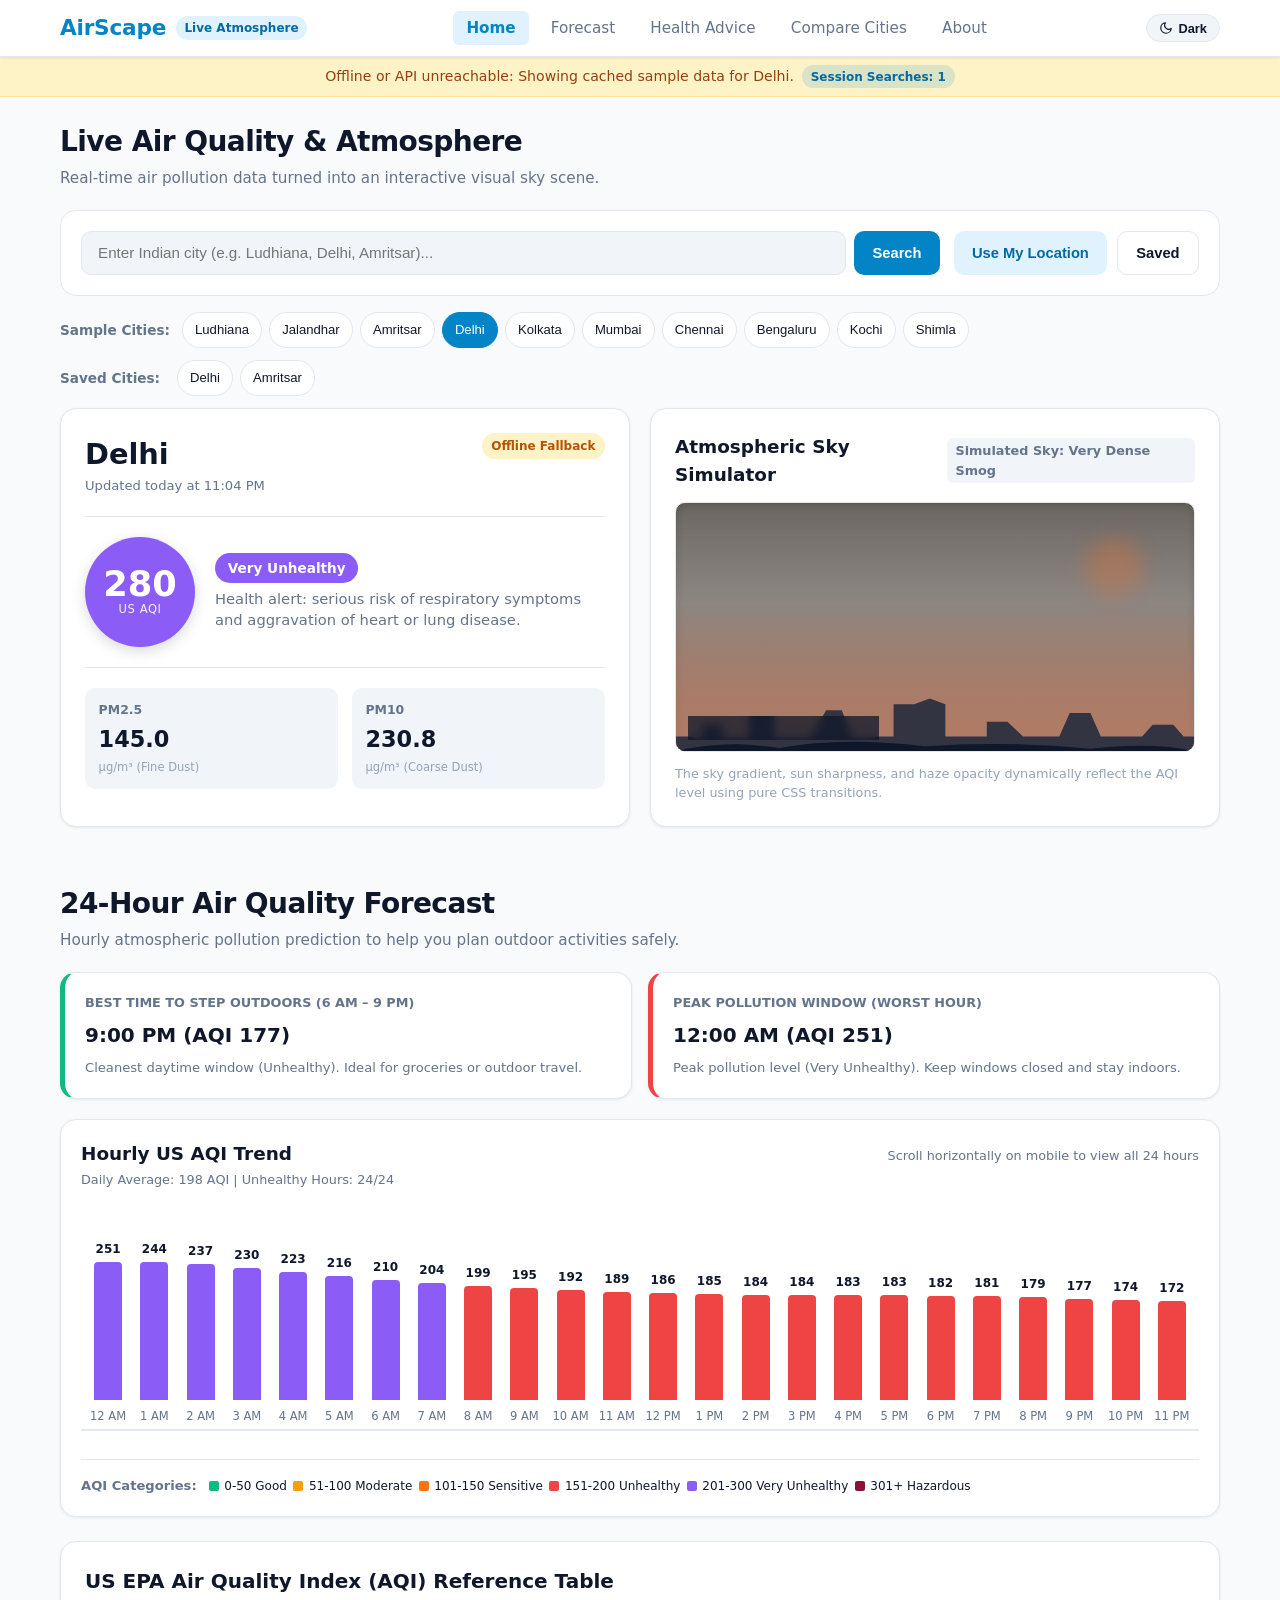
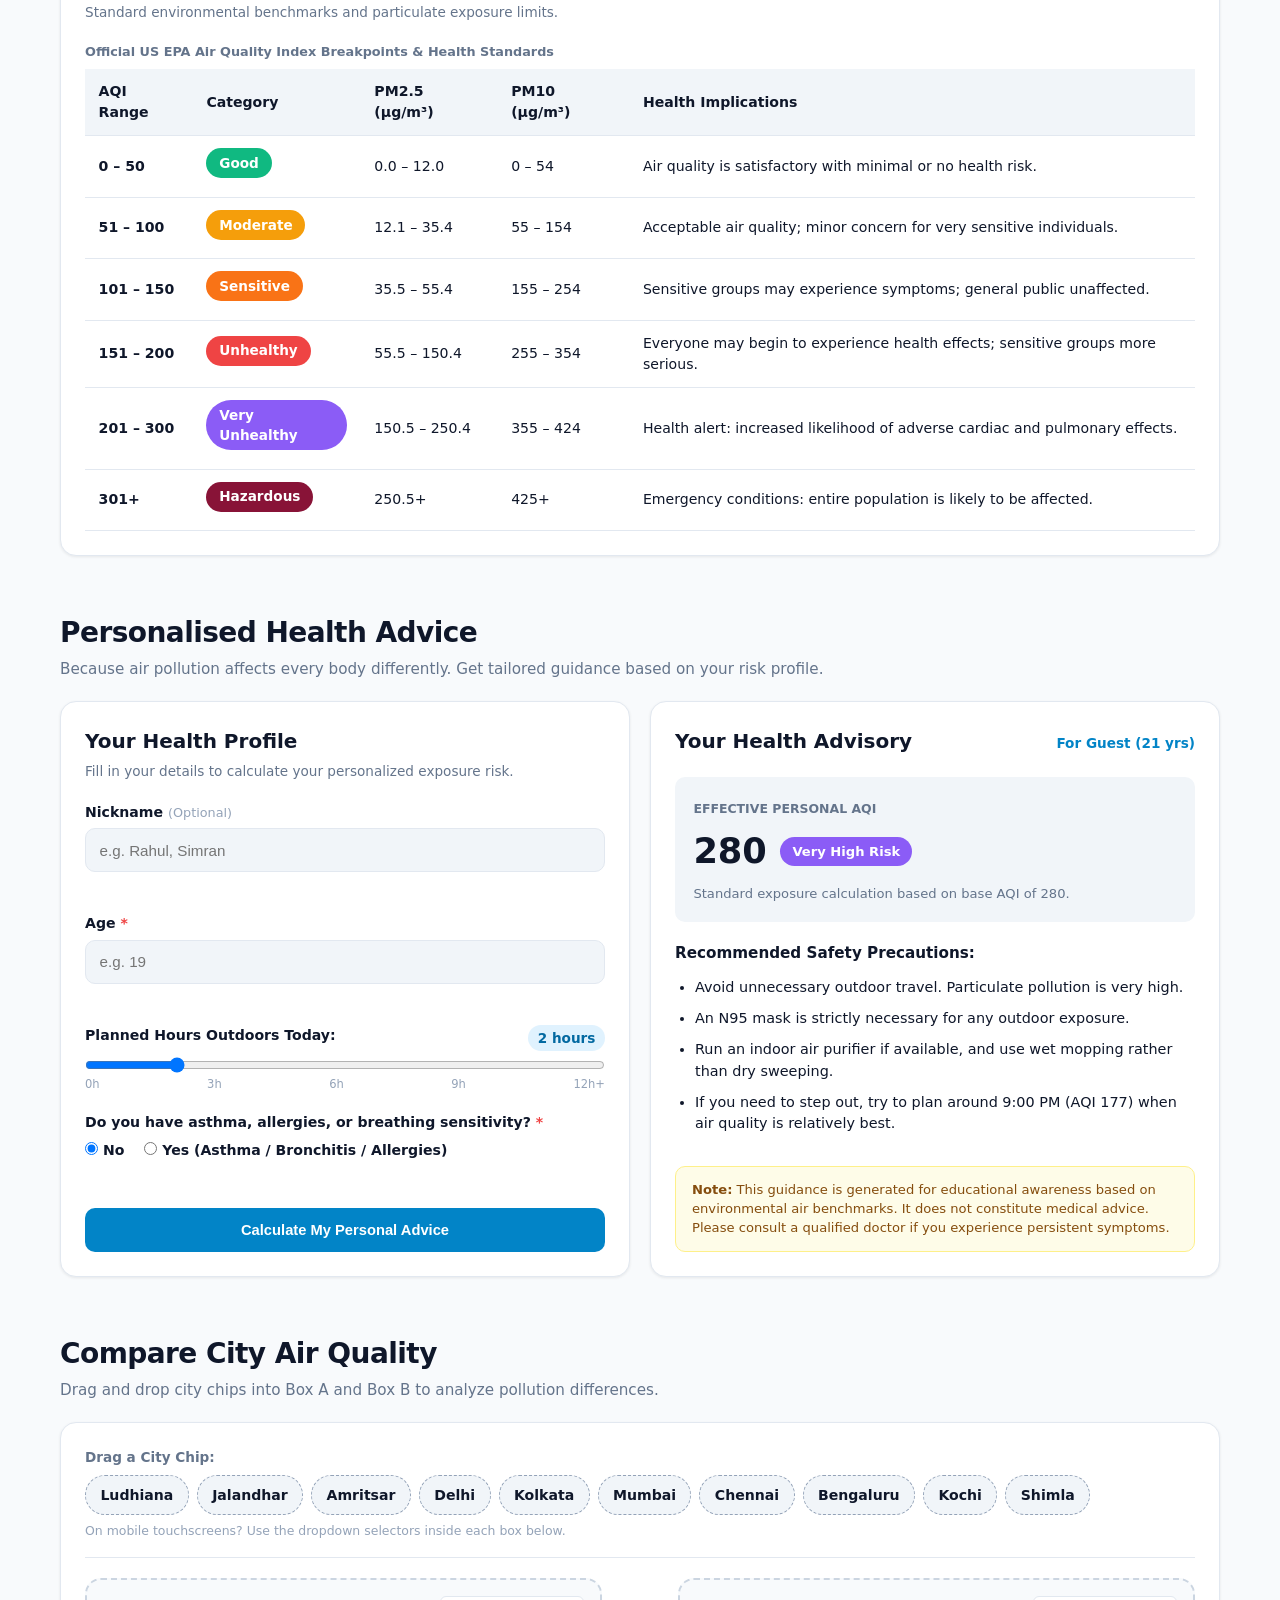
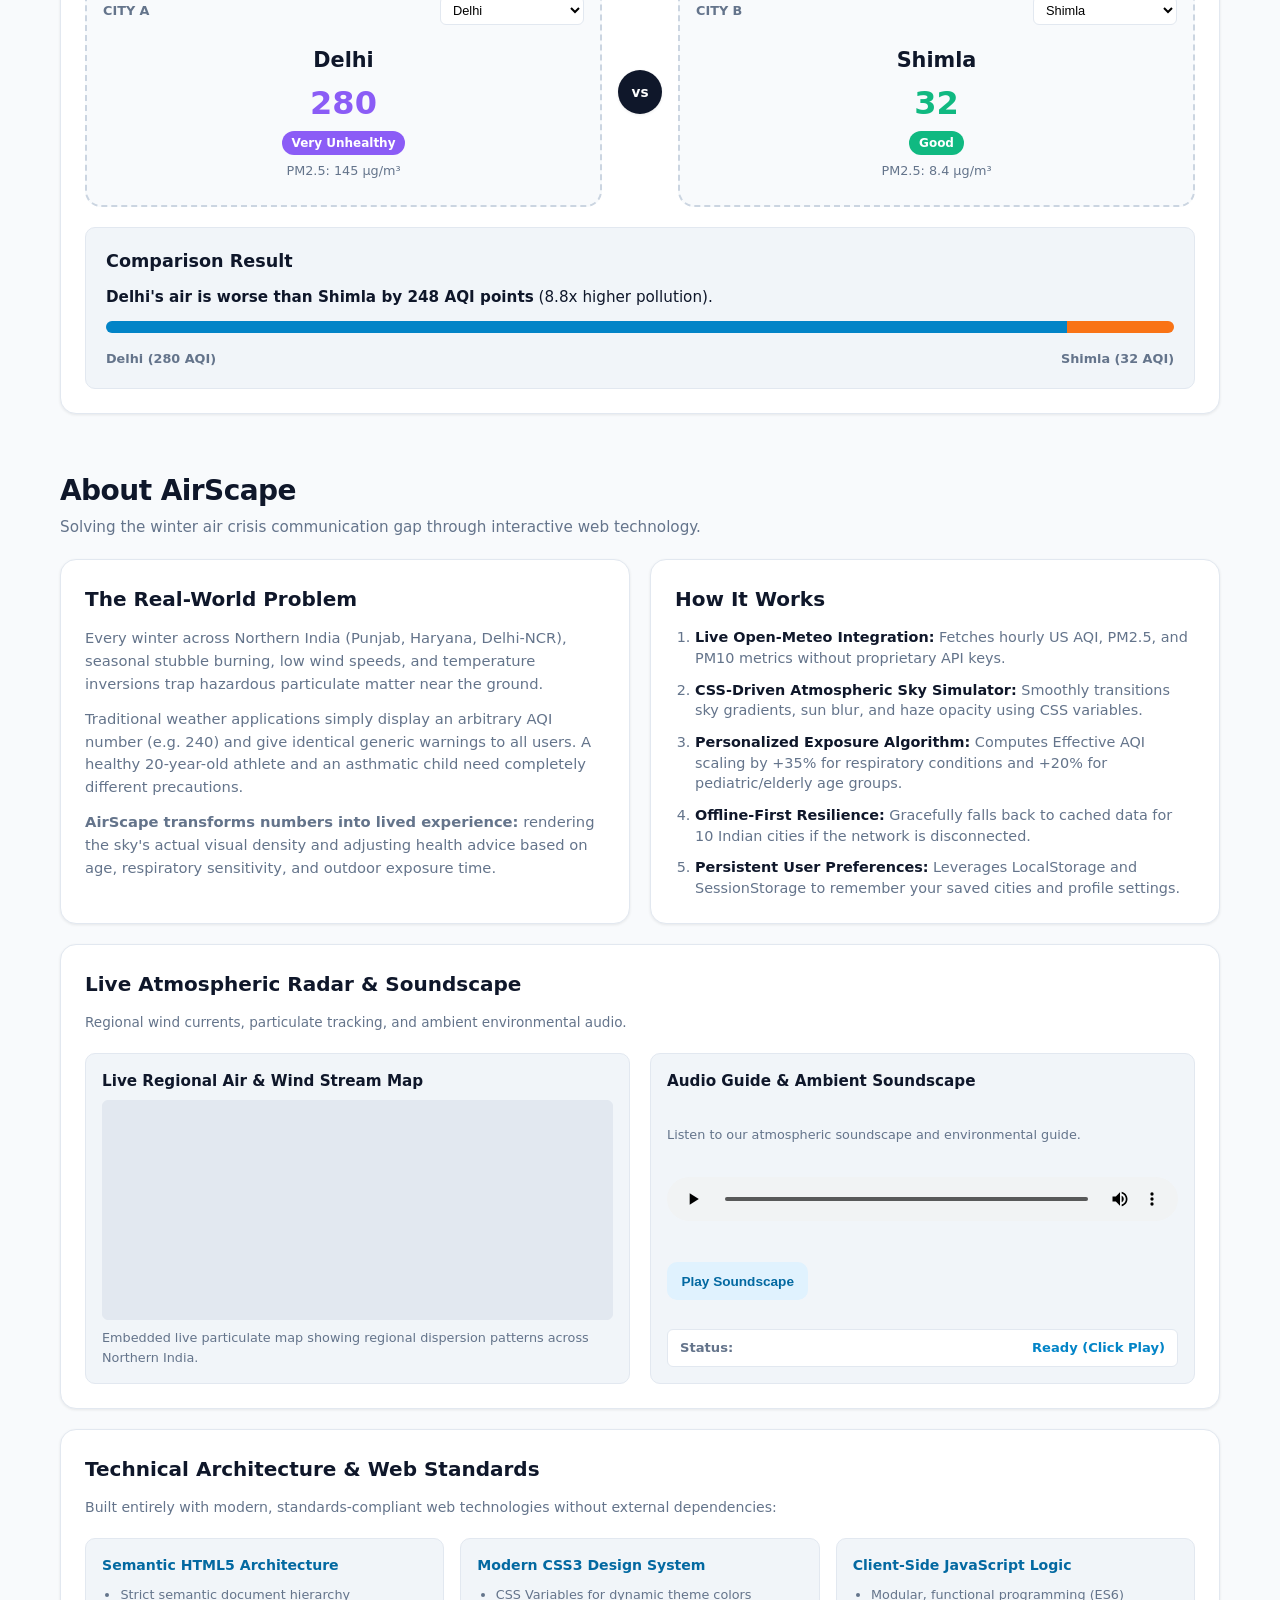
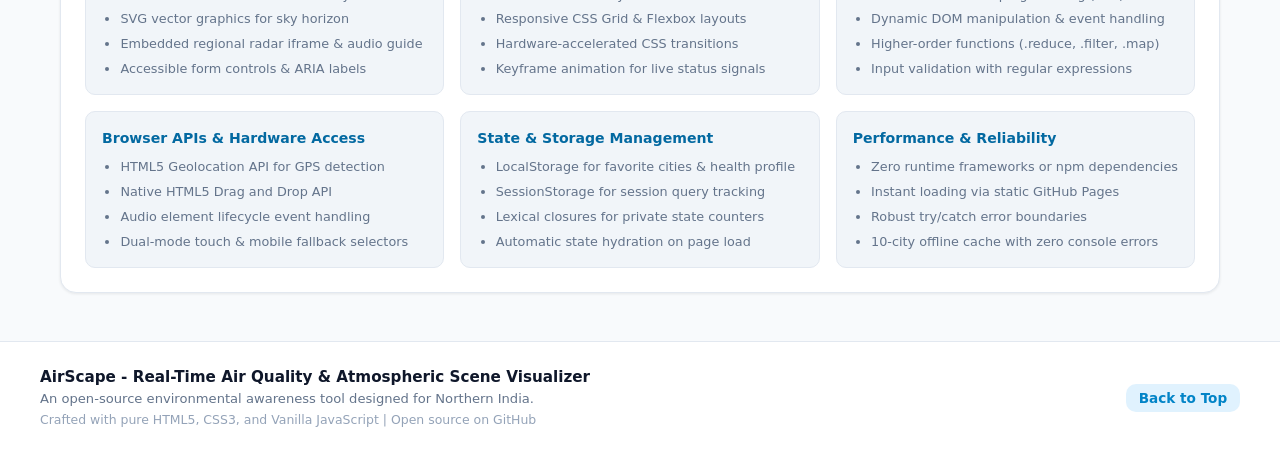
<file: index.html>
<!DOCTYPE html>
<html lang="en">
<head>
  <meta charset="UTF-8">
  <meta name="viewport" content="width=device-width, initial-scale=1.0">
  <meta name="description" content="AirScape - Real-Time Air Quality Visualization and Personalized Atmospheric Health Guidance">
  <title>AirScape - Real-Time Air Quality & Visual Scene</title>
  <link rel="stylesheet" href="style.css">
</head>
<body>

  <!-- ===================================================== -->
  <!-- HEADER & NAVIGATION                                   -->
  <!-- ===================================================== -->
  <header class="site-header">
    <div class="nav-container">
      <div class="brand">
        <a href="#home" class="logo-link">
          <span class="brand-title">AirScape</span>
        </a>
        <span class="project-tag">Live Atmosphere</span>
      </div>

      <!-- Main Navigation Links with Section IDs -->
      <nav id="navbar" class="navbar" aria-label="Main Navigation">
        <ul class="nav-links">
          <li><a href="#home" class="nav-link active">Home</a></li>
          <li><a href="#forecast" class="nav-link">Forecast</a></li>
          <li><a href="#advice" class="nav-link">Health Advice</a></li>
          <li><a href="#compare" class="nav-link">Compare Cities</a></li>
          <li><a href="#about" class="nav-link">About</a></li>
        </ul>
      </nav>

      <!-- Nav Actions: Theme Toggle & Mobile Menu -->
      <div class="nav-actions">
        <button type="button" id="theme-toggle" class="theme-toggle-btn" aria-label="Toggle dark mode" title="Toggle dark/light mode">
          <svg id="theme-moon-icon" class="theme-icon" width="16" height="16" viewBox="0 0 24 24" fill="none" stroke="currentColor" stroke-width="2" stroke-linecap="round" stroke-linejoin="round" aria-hidden="true"><path d="M21 12.79A9 9 0 1 1 11.21 3 7 7 0 0 0 21 12.79z"></path></svg>
          <svg id="theme-sun-icon" class="theme-icon hidden" width="16" height="16" viewBox="0 0 24 24" fill="none" stroke="currentColor" stroke-width="2" stroke-linecap="round" stroke-linejoin="round" aria-hidden="true"><circle cx="12" cy="12" r="5"></circle><line x1="12" y1="1" x2="12" y2="3"></line><line x1="12" y1="21" x2="12" y2="23"></line><line x1="4.22" y1="4.22" x2="5.64" y2="5.64"></line><line x1="18.36" y1="18.36" x2="19.78" y2="19.78"></line><line x1="1" y1="12" x2="3" y2="12"></line><line x1="21" y1="12" x2="23" y2="12"></line><line x1="4.22" y1="19.78" x2="5.64" y2="18.36"></line><line x1="18.36" y1="5.64" x2="19.78" y2="4.22"></line></svg>
          <span id="theme-label" class="theme-label">Dark</span>
        </button>

        <!-- Mobile Menu Toggle Button -->
        <button id="menu-toggle" class="menu-toggle" aria-label="Toggle navigation menu" aria-expanded="false">
          <span class="bar"></span>
          <span class="bar"></span>
          <span class="bar"></span>
        </button>
      </div>
    </div>
  </header>

  <!-- Live Status / Loading Banner -->
  <div id="status-banner" class="status-banner" role="status" aria-live="polite">
    <span id="status-text">Loading AirScape...</span>
    <span id="session-counter-badge" class="session-badge">Session Searches: 0</span>
  </div>

  <main class="main-content">

    <!-- ===================================================== -->
    <!-- SECTION 1: HOME (Live AQI, Controls & Sky Scene)     -->
    <!-- ===================================================== -->
    <section id="home" class="section home-section">
      <div class="section-header">
        <h1 class="page-title">Live Air Quality & Atmosphere</h1>
        <p class="section-desc">Real-time air pollution data turned into an interactive visual sky scene.</p>
      </div>

      <!-- Controls: Search Form, Geolocation & Favorites -->
      <div class="controls-card">
        <form id="search-form" class="search-form">
          <label for="city-input" class="visually-hidden">Search city name</label>
          <div class="search-input-group">
            <input 
              type="text" 
              id="city-input" 
              name="city" 
              placeholder="Enter Indian city (e.g. Ludhiana, Delhi, Amritsar)..." 
              autocomplete="off" 
              required
            >
            <button type="submit" id="search-btn" class="btn btn-primary">Search</button>
          </div>
        </form>

        <div class="action-buttons">
          <button type="button" id="geo-btn" class="btn btn-secondary" title="Detect air quality at your current GPS location">
            Use My Location
          </button>
          <button type="button" id="fav-btn" class="btn btn-outline" title="Save current city to your favorites">
            <span id="fav-btn-text">Save City</span>
          </button>
        </div>
      </div>

      <!-- Quick City Selection Buttons -->
      <div class="quick-cities-block">
        <span class="quick-label">Sample Cities:</span>
        <div id="quick-cities-list" class="quick-chips">
          <!-- Populated by JS for 10 Indian cities -->
        </div>
      </div>

      <!-- User Saved Favourites Row -->
      <div id="favorites-section" class="favorites-block">
        <span class="quick-label">Saved Cities:</span>
        <div id="favorites-list" class="fav-chips">
          <span class="empty-fav-msg">No saved cities yet. Click "Save City" above.</span>
        </div>
      </div>

      <!-- Main Overview Grid: AQI Data Card + Dynamic Sky Scene -->
      <div class="overview-grid">
        
        <!-- Left: AQI Information Card -->
        <article class="card aqi-card">
          <div class="card-header-flex">
            <div>
              <h2 id="current-city-name" class="city-name">Delhi</h2>
              <p id="current-time-text" class="timestamp">Updated just now</p>
            </div>
            <span id="data-source-badge" class="badge badge-live">Live API</span>
          </div>

          <div class="aqi-display-box">
            <div id="aqi-badge-circle" class="aqi-circle" style="--aqi-bg: var(--aqi-unhealthy);">
              <span id="aqi-number" class="aqi-value">179</span>
              <span class="aqi-scale-label">US AQI</span>
            </div>
            <div class="aqi-info-text">
              <span id="aqi-category" class="category-pill pill-unhealthy">Unhealthy</span>
              <p id="aqi-quick-summary" class="aqi-summary">
                Air quality is unhealthy for sensitive individuals. General public may experience irritation.
              </p>
            </div>
          </div>

          <!-- Pollutant Details Grid -->
          <div class="pollutants-grid">
            <div class="pollutant-box">
              <span class="pollutant-label">PM2.5</span>
              <span id="pm25-val" class="pollutant-value">65.7</span>
              <span class="pollutant-unit">µg/m³ (Fine Dust)</span>
            </div>
            <div class="pollutant-box">
              <span class="pollutant-label">PM10</span>
              <span id="pm10-val" class="pollutant-value">82.9</span>
              <span class="pollutant-unit">µg/m³ (Coarse Dust)</span>
            </div>
          </div>
        </article>

        <!-- Right: The Sky Effect Visualizer (CSS only, no canvas) -->
        <article class="card scene-card">
          <div class="scene-header">
            <h2 class="scene-title">Atmospheric Sky Simulator</h2>
            <span id="scene-caption" class="scene-caption">Simulated Sky: Smoggy</span>
          </div>

          <!-- Interactive Visual Sky Scene Container -->
          <div id="sky-scene" class="sky-scene" aria-label="Visual representation of air quality">
            
            <!-- CSS Sun Circle (Fades & blurs as AQI worsens) -->
            <div id="scene-sun" class="scene-sun" aria-hidden="true"></div>

            <!-- CSS Haze Overlay (Becomes opaque as AQI rises) -->
            <div id="scene-haze" class="scene-haze" aria-hidden="true"></div>

            <!-- Foreground Landscape Silhouette (SVG) -->
            <div class="scene-silhouette" aria-hidden="true">
              <svg viewBox="0 0 500 120" preserveAspectRatio="none" class="landscape-svg">
                <!-- City skyline and tree silhouettes -->
                <path d="M0,120 L0,95 L25,95 L25,75 L45,75 L45,95 L70,95 L70,60 L95,60 L95,95 L130,95 L145,50 L160,50 L170,95 L210,95 L210,40 L230,40 L245,30 L260,40 L260,95 L300,95 L300,70 L320,70 L335,95 L370,95 L380,55 L400,55 L410,95 L450,95 L460,75 L480,75 L490,95 L500,95 L500,120 Z" fill="#1e293b" opacity="0.85"></path>
                <!-- Tree hills in front -->
                <path d="M0,120 Q50,100 100,115 Q160,95 240,112 Q320,102 400,116 Q460,104 500,120 Z" fill="#0f172a"></path>
              </svg>
            </div>

            <!-- Visibility Index Tag inside Scene -->
            <div class="scene-tag">
              <span id="visibility-label">Visibility: Moderate (Hazy)</span>
            </div>
          </div>
          <p class="scene-footer-note">
            The sky gradient, sun sharpness, and haze opacity dynamically reflect the AQI level using pure CSS transitions.
          </p>
        </article>

      </div>
    </section>

    <!-- ===================================================== -->
    <!-- SECTION 2: FORECAST (24-Hour Trend & Planning)       -->
    <!-- ===================================================== -->
    <section id="forecast" class="section forecast-section">
      <div class="section-header">
        <h2 class="section-title">24-Hour Air Quality Forecast</h2>
        <p class="section-desc">Hourly atmospheric pollution prediction to help you plan outdoor activities safely.</p>
      </div>

      <!-- Activity Planning Highlights: Best & Worst Hours -->
      <div class="forecast-highlights-grid">
        <div class="highlight-card best-time-card">
          <span class="highlight-label">Best Time to Step Outdoors (6 AM – 9 PM)</span>
          <h3 id="best-hour-val" class="highlight-value">Calculating...</h3>
          <p id="best-hour-desc" class="highlight-sub">Optimal window with lowest daily AQI.</p>
        </div>

        <div class="highlight-card worst-time-card">
          <span class="highlight-label">Peak Pollution Window (Worst Hour)</span>
          <h3 id="worst-hour-val" class="highlight-value">Calculating...</h3>
          <p id="worst-hour-desc" class="highlight-sub">Highest daily AQI; avoid strenuous outdoor exercise.</p>
        </div>
      </div>

      <!-- 24 Hourly Chart Bars (Built with JavaScript Loop) -->
      <div class="card chart-card">
        <div class="chart-header">
          <div>
            <h3 class="chart-title">Hourly US AQI Trend</h3>
            <span id="forecast-stats-sub" class="chart-sub">Calculating daily statistics...</span>
          </div>
          <span class="chart-sub">Scroll horizontally on mobile to view all 24 hours</span>
        </div>

        <div class="chart-scroll-wrapper">
          <div id="forecast-bars-container" class="forecast-bars-container" role="region" aria-label="Hourly air quality bar chart">
            <!-- 24 bars populated dynamically via JavaScript -->
          </div>
        </div>

        <!-- AQI Color Legend -->
        <div class="aqi-legend">
          <span class="legend-title">AQI Categories:</span>
          <div class="legend-items">
            <span class="legend-chip" style="--chip-color: var(--aqi-good);">0-50 Good</span>
            <span class="legend-chip" style="--chip-color: var(--aqi-moderate);">51-100 Moderate</span>
            <span class="legend-chip" style="--chip-color: var(--aqi-sensitive);">101-150 Sensitive</span>
            <span class="legend-chip" style="--chip-color: var(--aqi-unhealthy);">151-200 Unhealthy</span>
            <span class="legend-chip" style="--chip-color: var(--aqi-very-unhealthy);">201-300 Very Unhealthy</span>
            <span class="legend-chip" style="--chip-color: var(--aqi-hazardous);">301+ Hazardous</span>
          </div>
        </div>
      </div>

      <!-- Air Quality Reference Table -->
      <div class="card table-card">
        <h3 class="card-subtitle">US EPA Air Quality Index (AQI) Reference Table</h3>
        <p class="form-instructions">Standard environmental benchmarks and particulate exposure limits.</p>
        
        <div class="table-responsive">
          <table class="aqi-reference-table">
            <caption>Official US EPA Air Quality Index Breakpoints & Health Standards</caption>
            <thead>
              <tr>
                <th scope="col">AQI Range</th>
                <th scope="col">Category</th>
                <th scope="col">PM2.5 (µg/m³)</th>
                <th scope="col">PM10 (µg/m³)</th>
                <th scope="col">Health Implications</th>
              </tr>
            </thead>
            <tbody>
              <tr>
                <td><strong>0 – 50</strong></td>
                <td><span class="category-pill pill-good">Good</span></td>
                <td>0.0 – 12.0</td>
                <td>0 – 54</td>
                <td>Air quality is satisfactory with minimal or no health risk.</td>
              </tr>
              <tr>
                <td><strong>51 – 100</strong></td>
                <td><span class="category-pill pill-moderate">Moderate</span></td>
                <td>12.1 – 35.4</td>
                <td>55 – 154</td>
                <td>Acceptable air quality; minor concern for very sensitive individuals.</td>
              </tr>
              <tr>
                <td><strong>101 – 150</strong></td>
                <td><span class="category-pill pill-sensitive">Sensitive</span></td>
                <td>35.5 – 55.4</td>
                <td>155 – 254</td>
                <td>Sensitive groups may experience symptoms; general public unaffected.</td>
              </tr>
              <tr>
                <td><strong>151 – 200</strong></td>
                <td><span class="category-pill pill-unhealthy">Unhealthy</span></td>
                <td>55.5 – 150.4</td>
                <td>255 – 354</td>
                <td>Everyone may begin to experience health effects; sensitive groups more serious.</td>
              </tr>
              <tr>
                <td><strong>201 – 300</strong></td>
                <td><span class="category-pill pill-very-unhealthy">Very Unhealthy</span></td>
                <td>150.5 – 250.4</td>
                <td>355 – 424</td>
                <td>Health alert: increased likelihood of adverse cardiac and pulmonary effects.</td>
              </tr>
              <tr>
                <td><strong>301+</strong></td>
                <td><span class="category-pill pill-hazardous">Hazardous</span></td>
                <td>250.5+</td>
                <td>425+</td>
                <td>Emergency conditions: entire population is likely to be affected.</td>
              </tr>
            </tbody>
          </table>
        </div>
      </div>
    </section>

    <!-- ===================================================== -->
    <!-- SECTION 3: ADVICE (Personalised Profile & Health)     -->
    <!-- ===================================================== -->
    <section id="advice" class="section advice-section">
      <div class="section-header">
        <h2 class="section-title">Personalised Health Advice</h2>
        <p class="section-desc">Because air pollution affects every body differently. Get tailored guidance based on your risk profile.</p>
      </div>

      <div class="advice-layout-grid">
        <!-- Profile Form Card -->
        <div class="card form-card">
          <h3 class="card-subtitle">Your Health Profile</h3>
          <p class="form-instructions">Fill in your details to calculate your personalized exposure risk.</p>

          <form id="profile-form" novalidate>
            <!-- Nickname (Optional, Regex validated) -->
            <div class="form-group">
              <label for="profile-name">Nickname <span class="optional-tag">(Optional)</span></label>
              <input 
                type="text" 
                id="profile-name" 
                name="nickname" 
                placeholder="e.g. Rahul, Simran"
                maxlength="25"
              >
              <span id="name-error" class="error-msg" aria-live="polite"></span>
            </div>

            <!-- Age (Required, Range validated) -->
            <div class="form-group">
              <label for="profile-age">Age <span class="required-tag">*</span></label>
              <input 
                type="number" 
                id="profile-age" 
                name="age" 
                placeholder="e.g. 19" 
                min="1" 
                max="120" 
                required
              >
              <span id="age-error" class="error-msg" aria-live="polite"></span>
            </div>

            <!-- Hours Outdoors Slider -->
            <div class="form-group">
              <div class="slider-label-row">
                <label for="profile-hours">Planned Hours Outdoors Today:</label>
                <span id="hours-display" class="slider-badge">2 hours</span>
              </div>
              <input 
                type="range" 
                id="profile-hours" 
                name="hours" 
                min="0" 
                max="12" 
                step="0.5" 
                value="2"
              >
              <div class="slider-ticks">
                <span>0h</span>
                <span>3h</span>
                <span>6h</span>
                <span>9h</span>
                <span>12h+</span>
              </div>
            </div>

            <!-- Breathing Sensitivity Radio Options -->
            <div class="form-group">
              <fieldset class="radio-fieldset">
                <legend class="radio-legend">Do you have asthma, allergies, or breathing sensitivity? <span class="required-tag">*</span></legend>
                <div class="radio-group">
                  <label class="radio-label">
                    <input type="radio" name="sensitivity" value="no" checked>
                    <span>No</span>
                  </label>
                  <label class="radio-label">
                    <input type="radio" name="sensitivity" value="yes">
                    <span>Yes (Asthma / Bronchitis / Allergies)</span>
                  </label>
                </div>
              </fieldset>
            </div>

            <button type="submit" id="advice-submit-btn" class="btn btn-primary btn-block">
              Calculate My Personal Advice
            </button>
          </form>
        </div>

        <!-- Personalized Advice Output Card -->
        <div class="card advice-result-card">
          <div class="result-header">
            <h3 class="card-subtitle">Your Health Advisory</h3>
            <span id="user-greeting" class="user-greeting">For Guest</span>
          </div>

          <!-- Risk Score & Effective AQI Box -->
          <div class="effective-aqi-box">
            <div class="effective-score">
              <span class="score-title">Effective Personal AQI</span>
              <div class="score-row">
                <span id="effective-aqi-val" class="effective-number">--</span>
                <span id="risk-level-badge" class="risk-badge badge-elevated">Elevated Risk</span>
              </div>
              <p id="effective-explanation" class="effective-sub">
                Effective AQI factors in your age and respiratory sensitivity.
              </p>
            </div>
          </div>

          <!-- Specific Advice List -->
          <div class="advice-checklist-wrapper">
            <h4 class="advice-list-title">Recommended Safety Precautions:</h4>
            <ul id="advice-list" class="advice-checklist">
              <li class="advice-item">Wear a well-fitted N95 or FFP2 mask if spending extended time outdoors.</li>
              <li class="advice-item">Keep doors and windows sealed during peak pollution hours.</li>
              <li class="advice-item">Shift intense cardiovascular exercises indoors.</li>
            </ul>
          </div>

          <!-- Medical Disclaimer Note -->
          <div class="medical-disclaimer">
            <p>
              <strong>Note:</strong> This guidance is generated for educational awareness based on environmental air benchmarks. It does not constitute medical advice. Please consult a qualified doctor if you experience persistent symptoms.
            </p>
          </div>
        </div>
      </div>
    </section>

    <!-- ===================================================== -->
    <!-- SECTION 4: COMPARE                                    -->
    <!-- ===================================================== -->
    <section id="compare" class="section compare-section">
      <div class="section-header">
        <h2 class="section-title">Compare City Air Quality</h2>
        <p class="section-desc">Drag and drop city chips into Box A and Box B to analyze pollution differences.</p>
      </div>

      <div class="card compare-card">
        <!-- Draggable Source Chips Pool -->
        <div class="drag-pool-block">
          <span class="pool-title">Drag a City Chip:</span>
          <div id="drag-source-pool" class="drag-pool" aria-label="Available cities to drag">
            <!-- Populated with draggable="true" chips by JavaScript -->
          </div>
          <p class="touch-hint">On mobile touchscreens? Use the dropdown selectors inside each box below.</p>
        </div>

        <!-- The Two Drop Target Zones -->
        <div class="dropzones-container">
          
          <!-- Box A Drop Target -->
          <div id="dropzone-a" class="dropzone" data-slot="A" tabindex="0" role="region" aria-label="City A Comparison Drop Zone">
            <div class="dropzone-header">
              <span class="box-tag">City A</span>
              <select id="select-city-a" class="mobile-select" aria-label="Select City A for mobile">
                <option value="">-- Choose City A --</option>
              </select>
            </div>
            
            <div id="content-city-a" class="dropzone-content">
              <div class="drop-placeholder">
                <p>Drag city here<br><small>or pick from dropdown</small></p>
              </div>
            </div>
          </div>

          <!-- VS Indicator -->
          <div class="vs-circle" aria-hidden="true">vs</div>

          <!-- Box B Drop Target -->
          <div id="dropzone-b" class="dropzone" data-slot="B" tabindex="0" role="region" aria-label="City B Comparison Drop Zone">
            <div class="dropzone-header">
              <span class="box-tag">City B</span>
              <select id="select-city-b" class="mobile-select" aria-label="Select City B for mobile">
                <option value="">-- Choose City B --</option>
              </select>
            </div>

            <div id="content-city-b" class="dropzone-content">
              <div class="drop-placeholder">
                <p>Drag city here<br><small>or pick from dropdown</small></p>
              </div>
            </div>
          </div>

        </div>

        <!-- Comparison Result Analysis -->
        <div id="comparison-result" class="comparison-result">
          <div class="comparison-placeholder">
            Select or drag two cities above to view an instant side-by-side air quality analysis.
          </div>
        </div>
      </div>
    </section>

    <!-- ===================================================== -->
    <!-- SECTION 5: ABOUT (Problem Statement & Syllabus)       -->
    <!-- ===================================================== -->
    <section id="about" class="section about-section">
      <div class="section-header">
        <h2 class="section-title">About AirScape</h2>
        <p class="section-desc">Solving the winter air crisis communication gap through interactive web technology.</p>
      </div>

      <div class="about-grid">
        <article class="card">
          <h3 class="about-card-title">The Real-World Problem</h3>
          <p class="about-text">
            Every winter across Northern India (Punjab, Haryana, Delhi-NCR), seasonal stubble burning, low wind speeds, and temperature inversions trap hazardous particulate matter near the ground.
          </p>
          <p class="about-text">
            Traditional weather applications simply display an arbitrary AQI number (e.g. 240) and give identical generic warnings to all users. A healthy 20-year-old athlete and an asthmatic child need completely different precautions.
          </p>
          <p class="about-text">
            <strong>AirScape transforms numbers into lived experience:</strong> rendering the sky's actual visual density and adjusting health advice based on age, respiratory sensitivity, and outdoor exposure time.
          </p>
        </article>

        <article class="card">
          <h3 class="about-card-title">How It Works</h3>
          <ol class="how-it-works-list">
            <li>
              <strong>Live Open-Meteo Integration:</strong> Fetches hourly US AQI, PM2.5, and PM10 metrics without proprietary API keys.
            </li>
            <li>
              <strong>CSS-Driven Atmospheric Sky Simulator:</strong> Smoothly transitions sky gradients, sun blur, and haze opacity using CSS variables.
            </li>
            <li>
              <strong>Personalized Exposure Algorithm:</strong> Computes Effective AQI scaling by +35% for respiratory conditions and +20% for pediatric/elderly age groups.
            </li>
            <li>
              <strong>Offline-First Resilience:</strong> Gracefully falls back to cached data for 10 Indian cities if the network is disconnected.
            </li>
            <li>
              <strong>Persistent User Preferences:</strong> Leverages LocalStorage and SessionStorage to remember your saved cities and profile settings.
            </li>
          </ol>
        </article>
      </div>

      <!-- Atmospheric Radar & Audio Guide -->
      <article class="card media-card">
        <h3 class="about-card-title">Live Atmospheric Radar & Soundscape</h3>
        <p class="form-instructions">Regional wind currents, particulate tracking, and ambient environmental audio.</p>

        <div class="multimedia-grid">
          <!-- Live Wind Radar Iframe -->
          <div class="media-box">
            <h4 class="media-subtitle">Live Regional Air & Wind Stream Map</h4>
            <div class="iframe-container">
              <iframe 
                src="https://embed.windy.com/embed.html?type=map&location=coordinates&metricRain=default&metricTemp=default&metricWind=default&zoom=5&overlay=pm25&product=ecmwf&level=surface&lat=28.65&lon=77.23" 
                title="Regional PM2.5 Dispersion and Wind Map" 
                class="embedded-iframe" 
                loading="lazy"
              ></iframe>
            </div>
            <p class="media-caption">Embedded live particulate map showing regional dispersion patterns across Northern India.</p>
          </div>

          <!-- Audio Component with Event Handling -->
          <div class="media-box audio-box">
            <h4 class="media-subtitle">Audio Guide & Ambient Soundscape</h4>
            <p class="media-caption">Listen to our atmospheric soundscape and environmental guide.</p>
            
            <audio id="airscape-audio" class="audio-player" controls preload="auto">
              <source src="ambient-sound.mp3" type="audio/mpeg">
              <source src="ambient-sound.wav" type="audio/wav">
              Your browser does not support the audio element.
            </audio>

            <div class="audio-controls-row" style="display: flex; gap: 0.5rem; align-items: center; margin-top: 0.5rem;">
              <button type="button" id="audio-toggle-btn" class="btn btn-secondary" style="min-height: 38px; padding: 0.4rem 0.9rem; font-size: 0.85rem;">
                Play Soundscape
              </button>
            </div>

            <div class="audio-status-box" style="margin-top: 0.75rem;">
              <span class="audio-status-label">Status:</span>
              <span id="audio-event-status" class="audio-status-value">Ready (Click Play)</span>
            </div>
          </div>
        </div>
      </article>

      <!-- Technical Architecture & Web Standards Card -->
      <article class="card syllabus-card">
        <h3 class="about-card-title">Technical Architecture & Web Standards</h3>
        <p class="syllabus-sub">Built entirely with modern, standards-compliant web technologies without external dependencies:</p>
        
        <div class="syllabus-grid">
          <div class="syllabus-unit">
            <h4>Semantic HTML5 Architecture</h4>
            <ul>
              <li>Strict semantic document hierarchy</li>
              <li>SVG vector graphics for sky horizon</li>
              <li>Embedded regional radar iframe & audio guide</li>
              <li>Accessible form controls & ARIA labels</li>
            </ul>
          </div>
          <div class="syllabus-unit">
            <h4>Modern CSS3 Design System</h4>
            <ul>
              <li>CSS Variables for dynamic theme colors</li>
              <li>Responsive CSS Grid & Flexbox layouts</li>
              <li>Hardware-accelerated CSS transitions</li>
              <li>Keyframe animation for live status signals</li>
            </ul>
          </div>
          <div class="syllabus-unit">
            <h4>Client-Side JavaScript Logic</h4>
            <ul>
              <li>Modular, functional programming (ES6)</li>
              <li>Dynamic DOM manipulation & event handling</li>
              <li>Higher-order functions (.reduce, .filter, .map)</li>
              <li>Input validation with regular expressions</li>
            </ul>
          </div>
          <div class="syllabus-unit">
            <h4>Browser APIs & Hardware Access</h4>
            <ul>
              <li>HTML5 Geolocation API for GPS detection</li>
              <li>Native HTML5 Drag and Drop API</li>
              <li>Audio element lifecycle event handling</li>
              <li>Dual-mode touch & mobile fallback selectors</li>
            </ul>
          </div>
          <div class="syllabus-unit">
            <h4>State & Storage Management</h4>
            <ul>
              <li>LocalStorage for favorite cities & health profile</li>
              <li>SessionStorage for session query tracking</li>
              <li>Lexical closures for private state counters</li>
              <li>Automatic state hydration on page load</li>
            </ul>
          </div>
          <div class="syllabus-unit">
            <h4>Performance & Reliability</h4>
            <ul>
              <li>Zero runtime frameworks or npm dependencies</li>
              <li>Instant loading via static GitHub Pages</li>
              <li>Robust try/catch error boundaries</li>
              <li>10-city offline cache with zero console errors</li>
            </ul>
          </div>
        </div>
      </article>
    </section>

  </main>

  <!-- ===================================================== -->
  <!-- FOOTER                                                -->
  <!-- ===================================================== -->
  <footer class="site-footer">
    <div class="footer-container">
      <div class="footer-left">
        <p class="footer-title">AirScape - Real-Time Air Quality & Atmospheric Scene Visualizer</p>
        <p class="footer-desc">An open-source environmental awareness tool designed for Northern India.</p>
        <p class="footer-team">Crafted with pure HTML5, CSS3, and Vanilla JavaScript | Open source on GitHub</p>
      </div>
      <div class="footer-right">
        <a href="#home" class="back-to-top-btn" title="Back to top of page">Back to Top</a>
      </div>
    </div>
  </footer>

  <!-- Vanilla JavaScript Application -->
  <script src="script.js"></script>
</body>
</html>
</file>
<file: style.css>
/* ==========================================================================
   AirScape - Real-Time Air Quality & Atmosphere Visualizer
   Styles: CSS3 Variables, Flexbox, CSS Grid, Transitions, Media Queries
   ========================================================================== */

/* --------------------------------------------------------------------------
   1. CSS Custom Properties / Variables
   -------------------------------------------------------------------------- */
:root {
  /* Primary Theme Colors */
  --primary-color: #0284c7;        /* Sky Blue */
  --primary-hover: #0369a1;
  --primary-light: #e0f2fe;
  
  --bg-body: #f8fafc;              /* Soft Slate / Off-white */
  --bg-card: #ffffff;
  --bg-subtle: #f1f5f9;
  
  --text-main: #0f172a;            /* Dark Slate */
  --text-muted: #64748b;
  --text-light: #94a3b8;
  
  --border-color: #e2e8f0;
  --border-focus: #0284c7;

  /* Standard US AQI Category Colors (Defined as required) */
  --aqi-good: #10b981;             /* 0-50: Green */
  --aqi-moderate: #f59e0b;         /* 51-100: Yellow / Amber */
  --aqi-sensitive: #f97316;        /* 101-150: Orange */
  --aqi-unhealthy: #ef4444;        /* 151-200: Red */
  --aqi-very-unhealthy: #8b5cf6;   /* 201-300: Purple */
  --aqi-hazardous: #881337;        /* 301+: Maroon */

  /* Shadows & Radii */
  --shadow-sm: 0 1px 3px rgba(0, 0, 0, 0.08);
  --shadow-md: 0 4px 6px -1px rgba(0, 0, 0, 0.08), 0 2px 4px -2px rgba(0, 0, 0, 0.06);
  --shadow-lg: 0 10px 15px -3px rgba(0, 0, 0, 0.08), 0 4px 6px -4px rgba(0, 0, 0, 0.04);
  --radius-sm: 6px;
  --radius-md: 10px;
  --radius-lg: 16px;
  --radius-full: 9999px;

  /* Transition Speeds */
  --transition-fast: 0.2s ease;
  --transition-smooth: 0.4s ease;
  --transition-scene: 0.8s ease;
}

/* Dark Mode Theme Tokens */
[data-theme="dark"] {
  --primary-color: #38bdf8;
  --primary-hover: #7dd3fc;
  --primary-light: rgba(56, 189, 248, 0.15);
  
  --bg-body: #0b1120;
  --bg-card: #1e293b;
  --bg-subtle: #0f172a;
  
  --text-main: #f8fafc;
  --text-muted: #94a3b8;
  --text-light: #64748b;
  
  --border-color: #334155;
  --border-focus: #38bdf8;
  
  --shadow-sm: 0 1px 3px rgba(0, 0, 0, 0.4);
  --shadow-md: 0 4px 6px -1px rgba(0, 0, 0, 0.4);
  --shadow-lg: 0 10px 15px -3px rgba(0, 0, 0, 0.4);
}

/* --------------------------------------------------------------------------
   2. Reset & Base Typography
   -------------------------------------------------------------------------- */
*, *::before, *::after {
  box-sizing: border-box;
  margin: 0;
  padding: 0;
}

html {
  scroll-behavior: smooth;
  font-size: 16px;
}

body {
  font-family: system-ui, -apple-system, BlinkMacSystemFont, "Segoe UI", Roboto, "Helvetica Neue", Arial, sans-serif;
  color: var(--text-main);
  background-color: var(--bg-body);
  line-height: 1.5;
  min-height: 100vh;
  display: flex;
  flex-direction: column;
}

/* Accessible focus ring on all interactive elements */
:focus-visible {
  outline: 3px solid var(--border-focus);
  outline-offset: 2px;
}

.visually-hidden {
  position: absolute;
  width: 1px;
  height: 1px;
  padding: 0;
  margin: -1px;
  overflow: hidden;
  clip: rect(0, 0, 0, 0);
  white-space: nowrap;
  border: 0;
}

/* --------------------------------------------------------------------------
   3. Header & Navigation
   -------------------------------------------------------------------------- */
.site-header {
  position: sticky;
  top: 0;
  z-index: 100;
  background-color: rgba(255, 255, 255, 0.95);
  backdrop-filter: blur(8px);
  border-bottom: 1px solid var(--border-color);
  box-shadow: var(--shadow-sm);
}

.nav-container {
  max-width: 1200px;
  margin: 0 auto;
  padding: 0.75rem 1.25rem;
  display: flex;
  align-items: center;
  justify-content: space-between;
}

.brand {
  display: flex;
  align-items: center;
  gap: 0.6rem;
}

.logo-link {
  text-decoration: none;
  color: var(--primary-color);
  font-weight: 700;
  font-size: 1.35rem;
  letter-spacing: -0.01em;
}

.project-tag {
  background-color: var(--primary-light);
  color: var(--primary-hover);
  font-size: 0.75rem;
  font-weight: 600;
  padding: 0.2rem 0.55rem;
  border-radius: var(--radius-full);
}

/* Navigation Links */
.navbar {
  display: flex;
}

.nav-links {
  list-style: none;
  display: flex;
  align-items: center;
  gap: 0.5rem;
}

.nav-link {
  text-decoration: none;
  color: var(--text-muted);
  font-size: 0.95rem;
  font-weight: 500;
  padding: 0.5rem 0.85rem;
  border-radius: var(--radius-sm);
  transition: all var(--transition-fast);
}

.nav-link:hover {
  color: var(--primary-color);
  background-color: var(--bg-subtle);
}

.nav-link.active {
  color: var(--primary-color);
  background-color: var(--primary-light);
  font-weight: 600;
}

.nav-actions {
  display: flex;
  align-items: center;
  gap: 0.6rem;
}

.theme-toggle-btn {
  display: inline-flex;
  align-items: center;
  gap: 0.35rem;
  background-color: var(--bg-subtle);
  color: var(--text-main);
  border: 1px solid var(--border-color);
  border-radius: var(--radius-full);
  padding: 0.35rem 0.75rem;
  font-size: 0.8rem;
  font-weight: 600;
  cursor: pointer;
  transition: all var(--transition-fast);
}

.theme-toggle-btn:hover {
  background-color: var(--primary-light);
  color: var(--primary-color);
  border-color: var(--primary-color);
}

.theme-icon {
  width: 14px;
  height: 14px;
  stroke: currentColor;
  flex-shrink: 0;
}

.theme-icon.hidden {
  display: none;
}

/* Mobile Menu Toggle Button (Hamburger) */
.menu-toggle {
  display: none;
  background: none;
  border: 1px solid var(--border-color);
  border-radius: var(--radius-sm);
  padding: 0.5rem;
  cursor: pointer;
  flex-direction: column;
  gap: 4px;
}

.menu-toggle .bar {
  width: 22px;
  height: 2px;
  background-color: var(--text-main);
  transition: transform var(--transition-fast);
}

/* --------------------------------------------------------------------------
   4. Status Banner & Storage Badge
   -------------------------------------------------------------------------- */
.status-banner {
  background-color: #e0f2fe;
  color: #0369a1;
  text-align: center;
  padding: 0.5rem 1rem;
  font-size: 0.88rem;
  font-weight: 500;
  border-bottom: 1px solid #bae6fd;
  display: flex;
  align-items: center;
  justify-content: center;
  flex-wrap: wrap;
  gap: 0.5rem;
  transition: background-color var(--transition-smooth), color var(--transition-smooth);
}

.session-badge {
  display: inline-block;
  padding: 0.15rem 0.55rem;
  border-radius: var(--radius-full);
  background-color: rgba(2, 132, 199, 0.15);
  color: #0369a1;
  font-size: 0.75rem;
  font-weight: 600;
}

.status-banner.offline {
  background-color: #fef3c7;
  color: #92400e;
  border-color: #fde68a;
}

.status-banner.error {
  background-color: #fee2e2;
  color: #991b1b;
  border-color: #fecaca;
}

/* --------------------------------------------------------------------------
   5. Main Layout & Section Structure
   -------------------------------------------------------------------------- */
.main-content {
  flex: 1;
  max-width: 1200px;
  width: 100%;
  margin: 0 auto;
  padding: 1.5rem 1.25rem 3rem;
  display: flex;
  flex-direction: column;
  gap: 3.5rem;
}

.section {
  scroll-margin-top: 5rem;
}

.section-header {
  margin-bottom: 1.25rem;
}

.page-title, .section-title {
  font-size: 1.75rem;
  font-weight: 700;
  color: var(--text-main);
  letter-spacing: -0.02em;
}

.section-desc {
  color: var(--text-muted);
  font-size: 0.95rem;
  margin-top: 0.25rem;
}

/* General Card Design */
.card {
  background-color: var(--bg-card);
  border: 1px solid var(--border-color);
  border-radius: var(--radius-lg);
  padding: 1.5rem;
  box-shadow: var(--shadow-sm);
  transition: box-shadow var(--transition-smooth);
}

.card:hover {
  box-shadow: var(--shadow-md);
}

/* --------------------------------------------------------------------------
   6. Section 1: Home Controls, Quick Chips & Favourites
   -------------------------------------------------------------------------- */
.controls-card {
  background-color: var(--bg-card);
  border: 1px solid var(--border-color);
  border-radius: var(--radius-lg);
  padding: 1.25rem;
  margin-bottom: 1rem;
  display: flex;
  flex-wrap: wrap;
  align-items: center;
  justify-content: space-between;
  gap: 0.85rem;
}

.search-form {
  flex: 1 1 340px;
}

.search-input-group {
  display: flex;
  gap: 0.5rem;
}

.search-input-group input {
  flex: 1;
  min-height: 44px;
  padding: 0.65rem 1rem;
  font-size: 0.95rem;
  border: 1px solid var(--border-color);
  border-radius: var(--radius-md);
  background-color: var(--bg-subtle);
  color: var(--text-main);
  transition: border-color var(--transition-fast), background-color var(--transition-fast);
}

.search-input-group input:focus {
  background-color: #ffffff;
  border-color: var(--primary-color);
}

/* Buttons */
.btn {
  display: inline-flex;
  align-items: center;
  justify-content: center;
  min-height: 44px;
  padding: 0.65rem 1.15rem;
  font-size: 0.92rem;
  font-weight: 600;
  border-radius: var(--radius-md);
  cursor: pointer;
  border: none;
  transition: all var(--transition-fast);
  white-space: nowrap;
}

.btn-primary {
  background-color: var(--primary-color);
  color: #ffffff;
}

.btn-primary:hover {
  background-color: var(--primary-hover);
}

.btn-secondary {
  background-color: var(--primary-light);
  color: var(--primary-hover);
}

.btn-secondary:hover {
  background-color: #bae6fd;
}

.btn-outline {
  background-color: transparent;
  color: var(--text-main);
  border: 1px solid var(--border-color);
}

.btn-outline:hover {
  background-color: var(--bg-subtle);
}

.btn-block {
  width: 100%;
}

.action-buttons {
  display: flex;
  gap: 0.6rem;
  flex-wrap: wrap;
}

/* Quick selection city buttons */
.quick-cities-block, .favorites-block {
  display: flex;
  align-items: center;
  gap: 0.75rem;
  margin-bottom: 0.75rem;
  flex-wrap: wrap;
}

.quick-label {
  font-size: 0.85rem;
  font-weight: 600;
  color: var(--text-muted);
  min-width: 105px;
}

.quick-chips, .fav-chips {
  display: flex;
  flex-wrap: wrap;
  gap: 0.45rem;
}

.city-chip, .fav-chip {
  min-height: 36px;
  padding: 0.35rem 0.75rem;
  font-size: 0.82rem;
  font-weight: 500;
  border: 1px solid var(--border-color);
  background-color: var(--bg-card);
  color: var(--text-main);
  border-radius: var(--radius-full);
  cursor: pointer;
  transition: all var(--transition-fast);
}

.city-chip:hover, .fav-chip:hover {
  border-color: var(--primary-color);
  color: var(--primary-color);
  background-color: var(--primary-light);
}

.city-chip.active {
  background-color: var(--primary-color);
  color: #ffffff;
  border-color: var(--primary-color);
}

.empty-fav-msg {
  font-size: 0.82rem;
  color: var(--text-light);
  font-style: italic;
}

/* --------------------------------------------------------------------------
   7. Overview Grid: AQI Metrics Card & Dynamic Sky Simulator
   -------------------------------------------------------------------------- */
.overview-grid {
  display: grid;
  grid-template-columns: 1fr 1fr;
  gap: 1.25rem;
  margin-top: 0.75rem;
}

.card-header-flex {
  display: flex;
  justify-content: space-between;
  align-items: flex-start;
  margin-bottom: 1.25rem;
}

.city-name {
  font-size: 1.8rem;
  font-weight: 700;
  color: var(--text-main);
}

.timestamp {
  font-size: 0.82rem;
  color: var(--text-muted);
}

.badge {
  font-size: 0.75rem;
  font-weight: 600;
  padding: 0.25rem 0.6rem;
  border-radius: var(--radius-full);
}

/* CSS Animations (@keyframes) */
@keyframes pulse-live {
  0% {
    box-shadow: 0 0 0 0 rgba(21, 128, 61, 0.4);
  }
  70% {
    box-shadow: 0 0 0 6px rgba(21, 128, 61, 0);
  }
  100% {
    box-shadow: 0 0 0 0 rgba(21, 128, 61, 0);
  }
}

.badge-live {
  background-color: #dcfce7;
  color: #15803d;
  animation: pulse-live 2.5s infinite;
}

.badge-fallback {
  background-color: #fef3c7;
  color: #b45309;
}

/* Big AQI circular badge */
.aqi-display-box {
  display: flex;
  align-items: center;
  gap: 1.25rem;
  padding: 1.25rem 0;
  border-top: 1px solid var(--border-color);
  border-bottom: 1px solid var(--border-color);
}

.aqi-circle {
  width: 110px;
  height: 110px;
  border-radius: 50%;
  display: flex;
  flex-direction: column;
  align-items: center;
  justify-content: center;
  background-color: var(--aqi-bg, var(--aqi-good));
  color: #ffffff;
  box-shadow: 0 4px 14px rgba(0, 0, 0, 0.15);
  flex-shrink: 0;
  transition: background-color var(--transition-scene);
}

.aqi-value {
  font-size: 2.2rem;
  font-weight: 800;
  line-height: 1;
}

.aqi-scale-label {
  font-size: 0.72rem;
  text-transform: uppercase;
  letter-spacing: 0.05em;
  opacity: 0.9;
}

.category-pill {
  display: inline-block;
  padding: 0.3rem 0.8rem;
  border-radius: var(--radius-full);
  font-size: 0.85rem;
  font-weight: 700;
  color: #ffffff;
  margin-bottom: 0.4rem;
  transition: background-color var(--transition-scene);
}

.pill-good { background-color: var(--aqi-good); }
.pill-moderate { background-color: var(--aqi-moderate); }
.pill-sensitive { background-color: var(--aqi-sensitive); }
.pill-unhealthy { background-color: var(--aqi-unhealthy); }
.pill-very-unhealthy { background-color: var(--aqi-very-unhealthy); }
.pill-hazardous { background-color: var(--aqi-hazardous); }

.aqi-summary {
  font-size: 0.92rem;
  color: var(--text-muted);
  line-height: 1.4;
}

/* Pollutants Grid (PM2.5 and PM10) */
.pollutants-grid {
  display: grid;
  grid-template-columns: 1fr 1fr;
  gap: 0.85rem;
  margin-top: 1.25rem;
}

.pollutant-box {
  background-color: var(--bg-subtle);
  padding: 0.85rem;
  border-radius: var(--radius-md);
  display: flex;
  flex-direction: column;
}

.pollutant-label {
  font-size: 0.78rem;
  font-weight: 600;
  color: var(--text-muted);
  text-transform: uppercase;
}

.pollutant-value {
  font-size: 1.4rem;
  font-weight: 700;
  color: var(--text-main);
  margin: 0.15rem 0;
}

.pollutant-unit {
  font-size: 0.72rem;
  color: var(--text-light);
}

/* --------------------------------------------------------------------------
   8. THE SKY EFFECT (CSS ONLY, NO CANVAS)
   -------------------------------------------------------------------------- */
.scene-card {
  display: flex;
  flex-direction: column;
}

.scene-header {
  display: flex;
  justify-content: space-between;
  align-items: center;
  margin-bottom: 0.85rem;
}

.scene-title {
  font-size: 1.15rem;
  font-weight: 700;
}

.scene-caption {
  font-size: 0.8rem;
  font-weight: 600;
  color: var(--text-muted);
  padding: 0.2rem 0.5rem;
  border-radius: var(--radius-sm);
  background-color: var(--bg-subtle);
}

/* The Sky Scene Window */
.sky-scene {
  position: relative;
  width: 100%;
  height: 250px;
  border-radius: var(--radius-md);
  overflow: hidden;
  box-shadow: inset 0 2px 8px rgba(0, 0, 0, 0.25);
  border: 1px solid var(--border-color);

  /* Default clean sky gradient */
  background: linear-gradient(180deg, #38bdf8 0%, #7dd3fc 60%, #bae6fd 100%);
  transition: background var(--transition-scene);
}

/* CSS Sun Circle: Fades and blurs as AQI worsens */
.scene-sun {
  position: absolute;
  top: 35px;
  right: 50px;
  width: 60px;
  height: 60px;
  border-radius: 50%;
  background: #fef08a;
  box-shadow: 0 0 45px #fde047, 0 0 15px #fef9c3;
  opacity: 1;
  filter: blur(0px);
  transition: opacity var(--transition-scene), filter var(--transition-scene), background-color var(--transition-scene), box-shadow var(--transition-scene), transform var(--transition-scene);
}

/* CSS Haze Overlay: Becomes opaque as AQI rises */
.scene-haze {
  position: absolute;
  inset: 0;
  pointer-events: none;
  background: linear-gradient(180deg, rgba(214, 211, 209, 0.2) 0%, rgba(168, 162, 158, 0.8) 100%);
  opacity: 0;
  transition: opacity var(--transition-scene);
}

/* Landscape Silhouette at Bottom */
.scene-silhouette {
  position: absolute;
  bottom: 0;
  left: 0;
  width: 100%;
  height: 70px;
  pointer-events: none;
  z-index: 2;
}

.landscape-svg {
  width: 100%;
  height: 100%;
  display: block;
}

.scene-tag {
  position: absolute;
  bottom: 10px;
  left: 12px;
  z-index: 3;
  background: rgba(15, 23, 42, 0.75);
  color: #ffffff;
  font-size: 0.75rem;
  font-weight: 500;
  padding: 0.2rem 0.6rem;
  border-radius: var(--radius-full);
  backdrop-filter: blur(4px);
}

.scene-footer-note {
  font-size: 0.8rem;
  color: var(--text-light);
  margin-top: 0.75rem;
}

/* --------------------------------------------------------------------------
   9. Section 2: Forecast (24-Hour Loop & Highlights)
   -------------------------------------------------------------------------- */
.forecast-highlights-grid {
  display: grid;
  grid-template-columns: 1fr 1fr;
  gap: 1rem;
  margin-bottom: 1.25rem;
}

.highlight-card {
  background-color: var(--bg-card);
  border: 1px solid var(--border-color);
  border-radius: var(--radius-lg);
  padding: 1.25rem;
  display: flex;
  flex-direction: column;
  gap: 0.35rem;
  box-shadow: var(--shadow-sm);
}

.best-time-card {
  border-left: 5px solid var(--aqi-good);
}

.worst-time-card {
  border-left: 5px solid var(--aqi-unhealthy);
}

.highlight-label {
  font-size: 0.8rem;
  font-weight: 600;
  color: var(--text-muted);
  text-transform: uppercase;
}

.highlight-value {
  font-size: 1.25rem;
  font-weight: 700;
  color: var(--text-main);
  margin: 0.15rem 0;
}

.highlight-sub {
  font-size: 0.82rem;
  color: var(--text-muted);
}

/* 24-Hour Bar Chart */
.chart-card {
  padding: 1.25rem;
}

.chart-header {
  display: flex;
  justify-content: space-between;
  align-items: baseline;
  flex-wrap: wrap;
  gap: 0.5rem;
  margin-bottom: 1.25rem;
}

.chart-title {
  font-size: 1.15rem;
  font-weight: 700;
}

.chart-sub {
  font-size: 0.8rem;
  color: var(--text-muted);
}

.chart-scroll-wrapper {
  overflow-x: auto;
  padding-bottom: 0.75rem;
  margin-bottom: 1rem;
}

.chart-scroll-wrapper::-webkit-scrollbar {
  height: 6px;
}

.chart-scroll-wrapper::-webkit-scrollbar-track {
  background: var(--bg-subtle);
  border-radius: 3px;
}

.chart-scroll-wrapper::-webkit-scrollbar-thumb {
  background: var(--text-light);
  border-radius: 3px;
}

.forecast-bars-container {
  display: flex;
  gap: 0.5rem;
  min-width: 800px;
  height: 220px;
  align-items: flex-end;
  padding: 1rem 0.5rem 0.25rem;
  border-bottom: 2px solid var(--border-color);
}

.hour-column {
  flex: 1;
  display: flex;
  flex-direction: column;
  align-items: center;
  justify-content: flex-end;
  height: 100%;
}

.hour-bar-wrapper {
  width: 100%;
  height: 160px;
  display: flex;
  flex-direction: column;
  align-items: center;
  justify-content: flex-end;
  position: relative;
}

.hour-aqi-label {
  font-size: 0.75rem;
  font-weight: 700;
  color: var(--text-main);
  margin-bottom: 4px;
}

.hour-bar {
  width: 80%;
  max-width: 28px;
  border-radius: 4px 4px 0 0;
  transition: height 0.6s ease, filter var(--transition-fast);
  cursor: pointer;
}

.hour-bar:hover {
  filter: brightness(1.15);
}

.hour-time-label {
  font-size: 0.72rem;
  font-weight: 500;
  color: var(--text-muted);
  margin-top: 8px;
  white-space: nowrap;
}

/* AQI Legend */
.aqi-legend {
  display: flex;
  align-items: center;
  flex-wrap: wrap;
  gap: 0.75rem;
  padding-top: 1rem;
  border-top: 1px solid var(--border-color);
}

.legend-title {
  font-size: 0.82rem;
  font-weight: 600;
  color: var(--text-muted);
}

.legend-items {
  display: flex;
  flex-wrap: wrap;
  gap: 0.4rem;
}

.legend-chip {
  display: inline-flex;
  align-items: center;
  gap: 0.35rem;
  font-size: 0.75rem;
  color: var(--text-main);
}

.legend-chip::before {
  content: "";
  display: inline-block;
  width: 10px;
  height: 10px;
  border-radius: 2px;
  background-color: var(--chip-color);
}

/* --------------------------------------------------------------------------
   AQI Reference Table
   -------------------------------------------------------------------------- */
.table-card {
  margin-top: 1.5rem;
}

.table-responsive {
  width: 100%;
  overflow-x: auto;
  margin-top: 0.75rem;
}

.aqi-reference-table {
  width: 100%;
  border-collapse: collapse;
  text-align: left;
  font-size: 0.88rem;
  min-width: 600px;
}

.aqi-reference-table caption {
  text-align: left;
  font-size: 0.8rem;
  font-weight: 600;
  color: var(--text-muted);
  margin-bottom: 0.5rem;
  caption-side: top;
}

.aqi-reference-table th,
.aqi-reference-table td {
  padding: 0.75rem 0.85rem;
  border-bottom: 1px solid var(--border-color);
}

.aqi-reference-table th {
  background-color: var(--bg-subtle);
  color: var(--text-main);
  font-weight: 600;
}

.aqi-reference-table tr:hover {
  background-color: #f8fafc;
}

/* --------------------------------------------------------------------------
   10. Section 3: Advice (Profile Form & Health Advisory)
   -------------------------------------------------------------------------- */
.advice-layout-grid {
  display: grid;
  grid-template-columns: 1fr 1fr;
  gap: 1.25rem;
}

.card-subtitle {
  font-size: 1.25rem;
  font-weight: 700;
  color: var(--text-main);
  margin-bottom: 0.35rem;
}

.form-instructions {
  font-size: 0.85rem;
  color: var(--text-muted);
  margin-bottom: 1.25rem;
}

.form-group {
  margin-bottom: 1.15rem;
}

.form-group label {
  display: block;
  font-size: 0.88rem;
  font-weight: 600;
  color: var(--text-main);
  margin-bottom: 0.35rem;
}

.optional-tag {
  font-weight: 400;
  color: var(--text-light);
  font-size: 0.8rem;
}

.required-tag {
  color: #ef4444;
}

.form-group input[type="text"],
.form-group input[type="number"] {
  width: 100%;
  min-height: 44px;
  padding: 0.65rem 0.85rem;
  font-size: 0.95rem;
  border: 1px solid var(--border-color);
  border-radius: var(--radius-md);
  background-color: var(--bg-subtle);
  transition: all var(--transition-fast);
}

.form-group input[type="text"]:focus,
.form-group input[type="number"]:focus {
  background-color: #ffffff;
  border-color: var(--primary-color);
}

.error-msg {
  display: block;
  color: #dc2626;
  font-size: 0.8rem;
  font-weight: 500;
  margin-top: 0.3rem;
  min-height: 1.1rem;
}

/* Slider Controls */
.slider-label-row {
  display: flex;
  justify-content: space-between;
  align-items: center;
}

.slider-badge {
  background-color: var(--primary-light);
  color: var(--primary-hover);
  font-weight: 700;
  font-size: 0.85rem;
  padding: 0.2rem 0.6rem;
  border-radius: var(--radius-full);
}

input[type="range"] {
  width: 100%;
  height: 8px;
  border-radius: 4px;
  background: #cbd5e1;
  outline: none;
  margin: 0.6rem 0 0.25rem;
  cursor: pointer;
}

.slider-ticks {
  display: flex;
  justify-content: space-between;
  font-size: 0.72rem;
  color: var(--text-light);
}

/* Radio Group */
.radio-fieldset {
  border: none;
  padding: 0;
}

.radio-legend {
  font-size: 0.88rem;
  font-weight: 600;
  color: var(--text-main);
  margin-bottom: 0.45rem;
}

.radio-group {
  display: flex;
  gap: 1.25rem;
}

.radio-label {
  display: inline-flex;
  align-items: center;
  gap: 0.4rem;
  font-size: 0.9rem;
  cursor: pointer;
  min-height: 44px;
}

/* Advice Results Box */
.advice-result-card {
  display: flex;
  flex-direction: column;
}

.result-header {
  display: flex;
  justify-content: space-between;
  align-items: baseline;
  margin-bottom: 1rem;
}

.user-greeting {
  font-size: 0.85rem;
  font-weight: 600;
  color: var(--primary-color);
}

.effective-aqi-box {
  background-color: var(--bg-subtle);
  border-radius: var(--radius-md);
  padding: 1.15rem;
  margin-bottom: 1.25rem;
}

.score-title {
  font-size: 0.78rem;
  font-weight: 600;
  text-transform: uppercase;
  color: var(--text-muted);
}

.score-row {
  display: flex;
  align-items: center;
  gap: 0.85rem;
  margin: 0.35rem 0;
}

.effective-number {
  font-size: 2.2rem;
  font-weight: 800;
  color: var(--text-main);
}

.risk-badge {
  display: inline-block;
  padding: 0.3rem 0.75rem;
  border-radius: var(--radius-full);
  font-size: 0.82rem;
  font-weight: 700;
  color: #ffffff;
}

.badge-low { background-color: var(--aqi-good); }
.badge-mild { background-color: var(--aqi-moderate); }
.badge-elevated { background-color: var(--aqi-sensitive); }
.badge-high { background-color: var(--aqi-unhealthy); }
.badge-very-high { background-color: var(--aqi-very-unhealthy); }
.badge-severe { background-color: var(--aqi-hazardous); }

.effective-sub {
  font-size: 0.82rem;
  color: var(--text-muted);
}

/* Checklist: Standard clean student unordered list */
.advice-list-title {
  font-size: 0.95rem;
  font-weight: 700;
  margin-bottom: 0.75rem;
}

.advice-checklist {
  padding-left: 1.25rem;
  list-style-type: disc;
  display: flex;
  flex-direction: column;
  gap: 0.6rem;
  margin-bottom: 1.25rem;
}

.advice-item {
  font-size: 0.9rem;
  line-height: 1.5;
  color: var(--text-main);
}

/* Medical Disclaimer */
.medical-disclaimer {
  margin-top: auto;
  background-color: #fefce8;
  border: 1px solid #fef08a;
  border-radius: var(--radius-md);
  padding: 0.85rem 1rem;
  font-size: 0.82rem;
  color: #854d0e;
  line-height: 1.45;
}

/* --------------------------------------------------------------------------
   11. Section 4: Compare Cities (Drag & Drop API)
   -------------------------------------------------------------------------- */
.compare-card {
  display: flex;
  flex-direction: column;
  gap: 1.25rem;
}

.drag-pool-block {
  padding-bottom: 1rem;
  border-bottom: 1px solid var(--border-color);
}

.pool-title {
  display: block;
  font-size: 0.85rem;
  font-weight: 600;
  color: var(--text-muted);
  margin-bottom: 0.5rem;
}

.drag-pool {
  display: flex;
  flex-wrap: wrap;
  gap: 0.5rem;
}

/* Draggable City Chip */
.drag-chip {
  min-height: 40px;
  padding: 0.45rem 0.9rem;
  background-color: var(--bg-subtle);
  border: 1px dashed #94a3b8;
  border-radius: var(--radius-full);
  font-size: 0.88rem;
  font-weight: 600;
  color: var(--text-main);
  cursor: grab;
  user-select: none;
  display: inline-flex;
  align-items: center;
  transition: all var(--transition-fast);
}

.drag-chip:active {
  cursor: grabbing;
}

.drag-chip:hover {
  background-color: var(--primary-light);
  border-color: var(--primary-color);
  color: var(--primary-hover);
}

.drag-chip.dragging {
  opacity: 0.4;
  transform: scale(0.95);
}

.touch-hint {
  font-size: 0.78rem;
  color: var(--text-light);
  margin-top: 0.45rem;
}

/* Drop Targets Layout */
.dropzones-container {
  display: grid;
  grid-template-columns: 1fr auto 1fr;
  align-items: center;
  gap: 1rem;
}

.dropzone {
  min-height: 180px;
  border: 2px dashed #cbd5e1;
  border-radius: var(--radius-lg);
  padding: 1rem;
  background-color: var(--bg-body);
  transition: all var(--transition-fast);
  display: flex;
  flex-direction: column;
}

.dropzone.drag-over {
  border-color: var(--primary-color);
  background-color: #f0f9ff;
  box-shadow: 0 0 0 3px rgba(2, 132, 199, 0.2);
}

.dropzone-header {
  display: flex;
  justify-content: space-between;
  align-items: center;
  margin-bottom: 0.75rem;
}

.box-tag {
  font-size: 0.8rem;
  font-weight: 700;
  text-transform: uppercase;
  color: var(--text-muted);
}

.mobile-select {
  padding: 0.3rem 0.5rem;
  font-size: 0.8rem;
  border: 1px solid var(--border-color);
  border-radius: var(--radius-sm);
  background: #ffffff;
}

.dropzone-content {
  flex: 1;
  display: flex;
  align-items: center;
  justify-content: center;
}

.drop-placeholder {
  text-align: center;
  color: var(--text-muted);
  font-size: 0.88rem;
  line-height: 1.4;
}

.vs-circle {
  width: 44px;
  height: 44px;
  border-radius: 50%;
  background-color: var(--text-main);
  color: #ffffff;
  font-weight: 700;
  font-size: 0.85rem;
  display: flex;
  align-items: center;
  justify-content: center;
  box-shadow: var(--shadow-sm);
  text-transform: lowercase;
}

/* Filled City Display inside Drop Zone */
.city-compare-card {
  width: 100%;
  text-align: center;
  padding: 0.5rem;
}

.city-compare-name {
  font-size: 1.3rem;
  font-weight: 700;
  color: var(--text-main);
}

.city-compare-aqi {
  font-size: 2rem;
  font-weight: 800;
  margin: 0.2rem 0;
}

.city-compare-pill {
  display: inline-block;
  padding: 0.2rem 0.6rem;
  border-radius: var(--radius-full);
  font-size: 0.75rem;
  font-weight: 700;
  color: #ffffff;
}

/* Comparison Result Panel */
.comparison-result {
  background-color: var(--bg-subtle);
  border-radius: var(--radius-md);
  padding: 1.25rem;
  border: 1px solid var(--border-color);
}

.comparison-placeholder {
  text-align: center;
  color: var(--text-muted);
  font-size: 0.9rem;
}

.comparison-analysis {
  display: flex;
  flex-direction: column;
  gap: 0.75rem;
}

.verdict-title {
  font-size: 1.1rem;
  font-weight: 700;
  color: var(--text-main);
}

.verdict-text {
  font-size: 0.95rem;
  color: var(--text-main);
  line-height: 1.5;
}

.verdict-bar-wrapper {
  background-color: #e2e8f0;
  height: 12px;
  border-radius: 6px;
  overflow: hidden;
  display: flex;
}

.verdict-bar-a {
  height: 100%;
  background-color: var(--primary-color);
  transition: width 0.5s ease;
}

.verdict-bar-b {
  height: 100%;
  background-color: #f97316;
  transition: width 0.5s ease;
}

/* --------------------------------------------------------------------------
   Multimedia Elements (Audio, Iframe)
   -------------------------------------------------------------------------- */
.media-card {
  margin-top: 1.25rem;
}

.multimedia-grid {
  display: grid;
  grid-template-columns: 1fr 1fr;
  gap: 1.25rem;
  margin-top: 0.75rem;
}

.media-box {
  background-color: var(--bg-subtle);
  border: 1px solid var(--border-color);
  border-radius: var(--radius-md);
  padding: 1rem;
  display: flex;
  flex-direction: column;
}

.media-subtitle {
  font-size: 0.95rem;
  font-weight: 700;
  color: var(--text-main);
  margin-bottom: 0.5rem;
}

.iframe-container {
  position: relative;
  width: 100%;
  height: 220px;
  border-radius: var(--radius-sm);
  overflow: hidden;
  border: 1px solid var(--border-color);
  background-color: #e2e8f0;
}

.embedded-iframe {
  width: 100%;
  height: 100%;
  border: 0;
}

.audio-box {
  justify-content: space-between;
}

.audio-player {
  width: 100%;
  margin: 1rem 0;
  height: 44px;
}

.audio-status-box {
  background-color: var(--bg-card);
  border: 1px solid var(--border-color);
  border-radius: var(--radius-sm);
  padding: 0.5rem 0.75rem;
  font-size: 0.82rem;
  display: flex;
  justify-content: space-between;
  align-items: center;
}

.audio-status-label {
  font-weight: 600;
  color: var(--text-muted);
}

.audio-status-value {
  font-weight: 600;
  color: var(--primary-color);
}

.media-caption {
  font-size: 0.8rem;
  color: var(--text-muted);
  margin-top: 0.5rem;
}

/* --------------------------------------------------------------------------
   12. Section 5: About AirScape & Syllabus Implementation Matrix
   -------------------------------------------------------------------------- */
.about-grid {
  display: grid;
  grid-template-columns: 1fr 1fr;
  gap: 1.25rem;
  margin-bottom: 1.25rem;
}

.about-card-title {
  font-size: 1.25rem;
  font-weight: 700;
  color: var(--text-main);
  margin-bottom: 0.85rem;
}

.about-text {
  font-size: 0.92rem;
  color: var(--text-muted);
  line-height: 1.55;
  margin-bottom: 0.75rem;
}

.how-it-works-list {
  padding-left: 1.25rem;
  display: flex;
  flex-direction: column;
  gap: 0.65rem;
}

.how-it-works-list li {
  font-size: 0.9rem;
  color: var(--text-muted);
  line-height: 1.45;
}

.how-it-works-list strong {
  color: var(--text-main);
}

/* Syllabus Matrix Table / Grid */
.syllabus-card {
  margin-top: 1.25rem;
}

.syllabus-sub {
  font-size: 0.88rem;
  color: var(--text-muted);
  margin-bottom: 1.25rem;
}

.syllabus-grid {
  display: grid;
  grid-template-columns: repeat(3, 1fr);
  gap: 1rem;
}

.syllabus-unit {
  background-color: var(--bg-subtle);
  border-radius: var(--radius-md);
  padding: 1rem;
  border: 1px solid var(--border-color);
}

.syllabus-unit h4 {
  font-size: 0.88rem;
  font-weight: 700;
  color: var(--primary-hover);
  margin-bottom: 0.5rem;
}

.syllabus-unit ul {
  padding-left: 1.15rem;
  font-size: 0.8rem;
  color: var(--text-muted);
  display: flex;
  flex-direction: column;
  gap: 0.35rem;
}

/* --------------------------------------------------------------------------
   13. Footer
   -------------------------------------------------------------------------- */
.site-footer {
  background-color: #ffffff;
  border-top: 1px solid var(--border-color);
  padding: 1.5rem 1.25rem;
  margin-top: auto;
}

.footer-container {
  max-width: 1200px;
  margin: 0 auto;
  display: flex;
  justify-content: space-between;
  align-items: center;
  flex-wrap: wrap;
  gap: 1rem;
}

.footer-title {
  font-size: 0.95rem;
  font-weight: 700;
  color: var(--text-main);
}

.footer-desc {
  font-size: 0.82rem;
  color: var(--text-muted);
}

.footer-team {
  font-size: 0.78rem;
  color: var(--text-light);
  margin-top: 0.2rem;
}

.back-to-top-btn {
  text-decoration: none;
  font-size: 0.85rem;
  font-weight: 600;
  color: var(--primary-color);
  padding: 0.4rem 0.8rem;
  border-radius: var(--radius-md);
  background-color: var(--primary-light);
  transition: all var(--transition-fast);
}

.back-to-top-btn:hover {
  background-color: #bae6fd;
}

/* --------------------------------------------------------------------------
   14. Responsive Media Queries
   -------------------------------------------------------------------------- */

/* Tablet Screens (max-width: 900px) */
@media (max-width: 900px) {
  .overview-grid,
  .advice-layout-grid,
  .about-grid,
  .multimedia-grid {
    grid-template-columns: 1fr;
  }

  .syllabus-grid {
    grid-template-columns: repeat(2, 1fr);
  }
}

/* Mobile Screens (max-width: 768px) */
@media (max-width: 768px) {
  .menu-toggle {
    display: flex;
  }

  .navbar {
    display: none;
    position: absolute;
    top: 100%;
    left: 0;
    width: 100%;
    background-color: var(--bg-card);
    border-bottom: 1px solid var(--border-color);
    box-shadow: var(--shadow-md);
    padding: 1rem;
  }

  .navbar.open {
    display: block;
  }

  .nav-links {
    flex-direction: column;
    align-items: stretch;
    gap: 0.4rem;
  }

  .nav-link {
    padding: 0.75rem 1rem;
    min-height: 44px;
    display: flex;
    align-items: center;
  }

  .controls-card {
    flex-direction: column;
    align-items: stretch;
  }

  .search-input-group {
    flex-direction: column;
  }

  .action-buttons {
    flex-direction: column;
  }

  .action-buttons .btn {
    width: 100%;
  }

  .forecast-highlights-grid {
    grid-template-columns: 1fr;
  }

  .dropzones-container {
    grid-template-columns: 1fr;
    gap: 0.75rem;
  }

  .vs-circle {
    margin: 0 auto;
  }

  .syllabus-grid {
    grid-template-columns: 1fr;
  }

  .footer-container {
    flex-direction: column;
    text-align: center;
  }
}

/* Small Mobile Screens (360px - 480px) */
@media (max-width: 480px) {
  .main-content {
    padding: 1rem 0.75rem 2.5rem;
    gap: 2.5rem;
  }

  .card {
    padding: 1rem;
  }

  .page-title, .section-title {
    font-size: 1.45rem;
  }

  .city-name {
    font-size: 1.5rem;
  }

  .aqi-display-box {
    flex-direction: column;
    text-align: center;
  }

  .pollutants-grid {
    grid-template-columns: 1fr;
  }

  .radio-group {
    flex-direction: column;
    gap: 0.5rem;
  }
}

/* --------------------------------------------------------------------------
   Dark Theme Component Enhancements
   -------------------------------------------------------------------------- */
[data-theme="dark"] .site-header {
  background-color: rgba(15, 23, 42, 0.95);
}

[data-theme="dark"] .site-footer {
  background-color: var(--bg-card);
}

[data-theme="dark"] .search-input-group input,
[data-theme="dark"] .form-group input[type="text"],
[data-theme="dark"] .form-group input[type="number"],
[data-theme="dark"] .compare-select {
  background-color: #0f172a;
  color: #f8fafc;
  border-color: #334155;
}

[data-theme="dark"] .search-input-group input:focus,
[data-theme="dark"] .form-group input[type="text"]:focus,
[data-theme="dark"] .form-group input[type="number"]:focus {
  background-color: #1e293b;
  border-color: var(--primary-color);
}

[data-theme="dark"] .status-banner {
  background-color: #0c4a6e;
  color: #e0f2fe;
  border-color: #0369a1;
}

[data-theme="dark"] .aqi-reference-table th,
[data-theme="dark"] .info-table th {
  background-color: #0f172a;
  color: #f8fafc;
}

[data-theme="dark"] .aqi-reference-table td,
[data-theme="dark"] .aqi-reference-table th {
  border-color: #334155;
}

[data-theme="dark"] .syllabus-unit,
[data-theme="dark"] .dropzone,
[data-theme="dark"] .media-box,
[data-theme="dark"] .fav-container {
  background-color: #0f172a;
  border-color: #334155;
}

[data-theme="dark"] .menu-toggle .bar {
  background-color: #f8fafc;
}

[data-theme="dark"] .dropzone-placeholder {
  color: #64748b;
}

[data-theme="dark"] .slider-badge {
  background-color: var(--primary-light);
  color: var(--primary-color);
}
</file>
